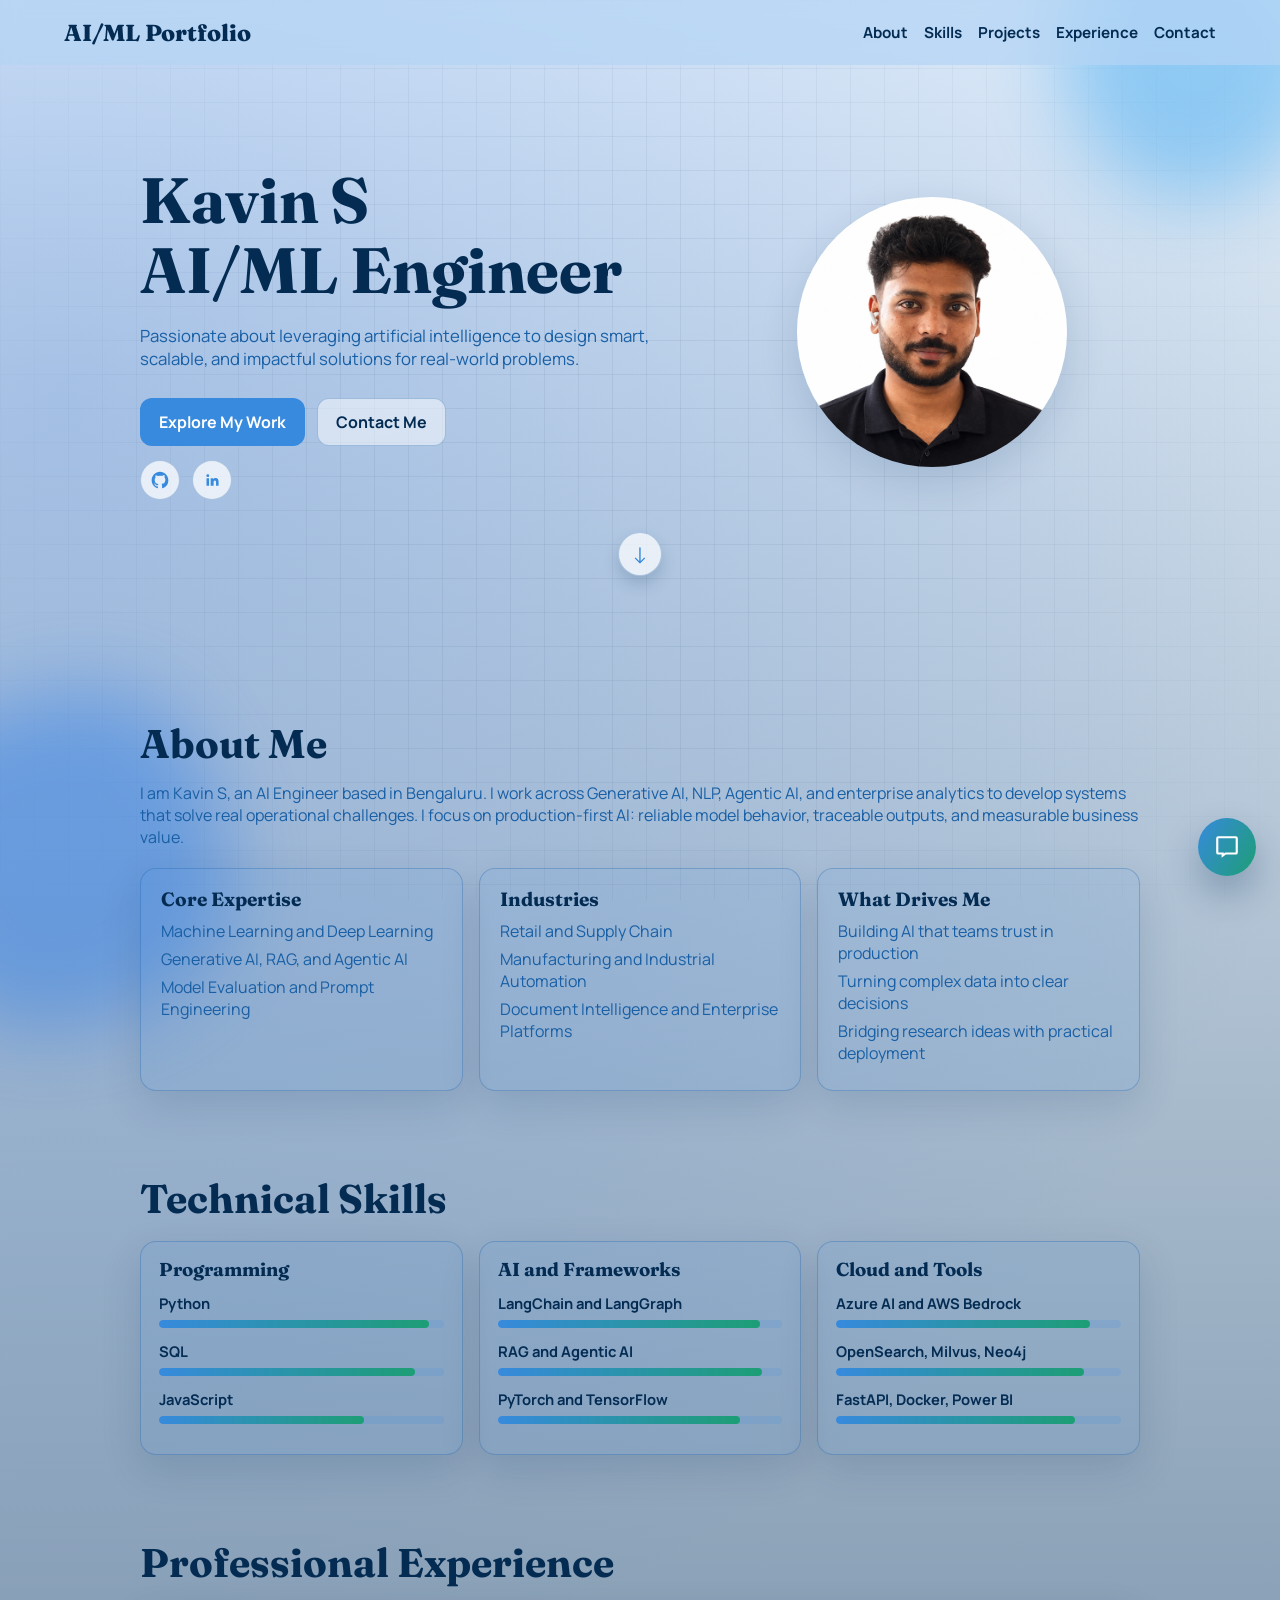
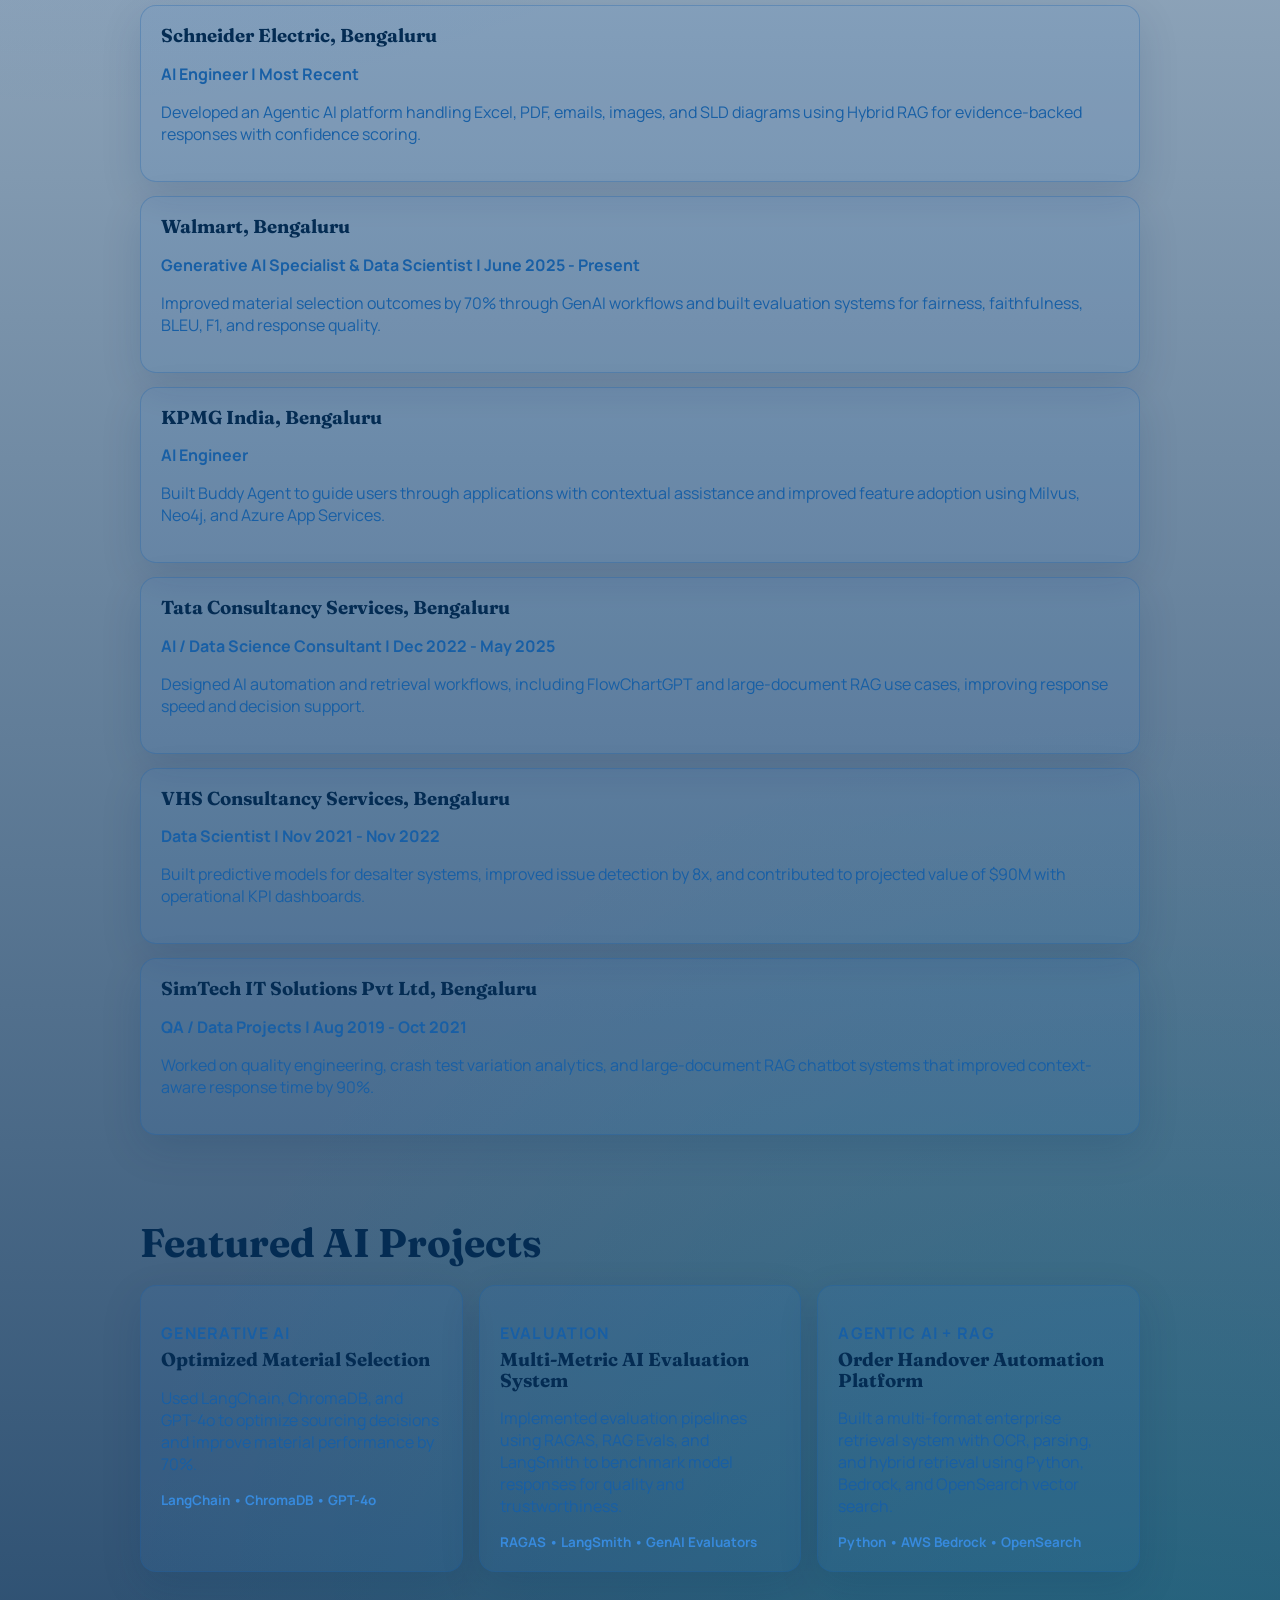
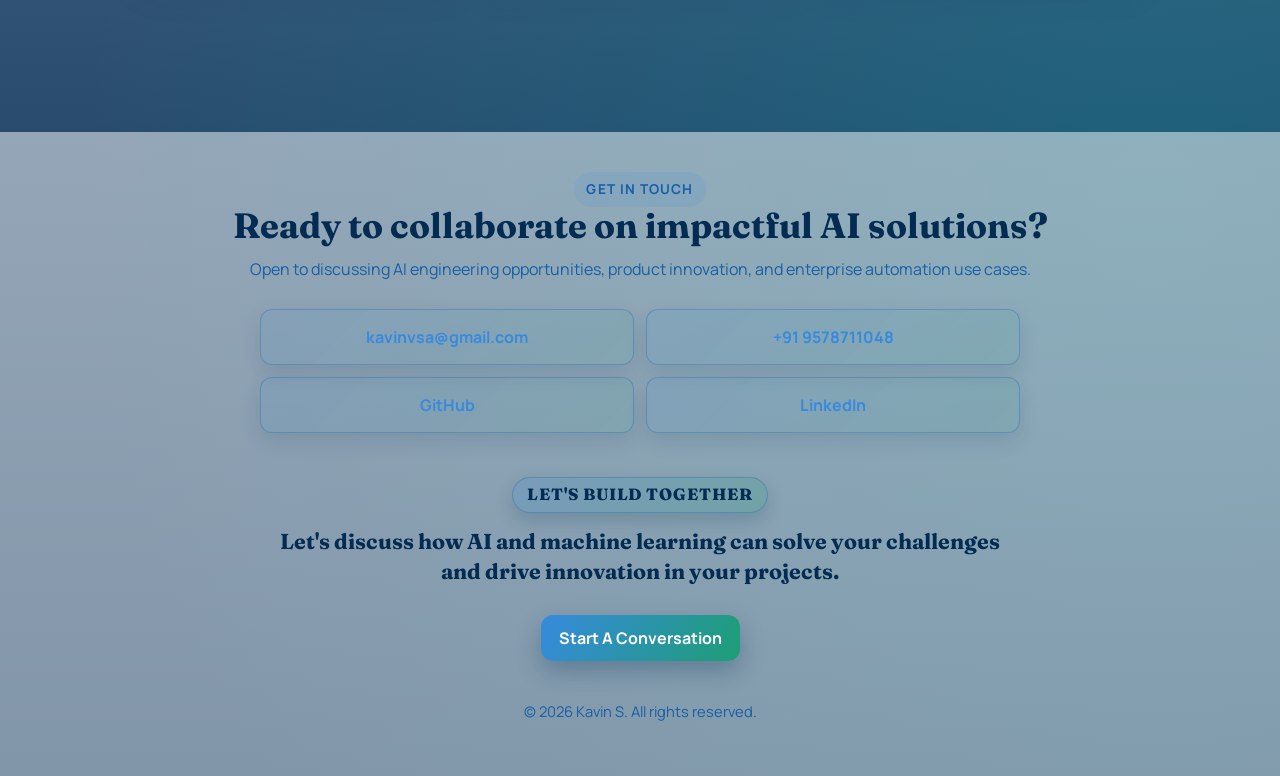
<file: frontend/index.html>
<!DOCTYPE html>
<html lang="en">
<head>
	<meta charset="UTF-8" />
	<meta name="viewport" content="width=device-width, initial-scale=1.0" />
	<title>Kavin S</title>
	<meta name="description" content="Kavin S - AI Engineer portfolio website" />
	<link rel="preconnect" href="https://fonts.googleapis.com" />
	<link rel="preconnect" href="https://fonts.gstatic.com" crossorigin />
	<link href="https://fonts.googleapis.com/css2?family=Fraunces:opsz,wght@9..144,600;9..144,800&family=Manrope:wght@400;500;700&display=swap" rel="stylesheet" />
	<link rel="stylesheet" href="style.css" />
</head>
<body>
	<div class="ai-grid-overlay"></div>
	<div class="bg-shape bg-shape-1"></div>
	<div class="bg-shape bg-shape-2"></div>

	<header class="site-header">
		<a class="logo" href="#top">AI/ML Portfolio</a>
		<nav>
			<a href="#about">About</a>
			<a href="#skills">Skills</a>
			<a href="#projects">Projects</a>
			<a href="#experience">Experience</a>
			<a href="#contact">Contact</a>
		</nav>
	</header>

	<main id="top">
		<section class="hero reveal">
			<div class="hero-content">
				<h1>Kavin S</h1>
				<h1>AI/ML Engineer</h1>
				<p class="hero-copy">Passionate about leveraging artificial intelligence to design smart, scalable, and impactful solutions for real-world problems.</p>
				<div class="hero-actions">
					<a class="btn btn-primary" href="#about">Explore My Work</a>
					<a class="btn btn-ghost" href="#contact">Contact Me</a>
				</div>
				<div class="hero-links">
					<a class="social-icon" href="https://github.com/" target="_blank" rel="noreferrer" aria-label="GitHub" title="GitHub">
						<svg viewBox="0 0 24 24" aria-hidden="true" focusable="false">
							<path d="M12 2C6.48 2 2 6.58 2 12.23c0 4.52 2.87 8.35 6.84 9.7.5.1.68-.22.68-.49 0-.24-.01-1.03-.01-1.87-2.78.62-3.37-1.21-3.37-1.21-.46-1.19-1.11-1.5-1.11-1.5-.91-.64.07-.63.07-.63 1 .08 1.53 1.05 1.53 1.05.9 1.57 2.36 1.11 2.94.85.09-.67.35-1.11.63-1.36-2.22-.26-4.56-1.14-4.56-5.08 0-1.12.39-2.03 1.03-2.75-.1-.26-.45-1.31.1-2.73 0 0 .84-.28 2.75 1.05A9.3 9.3 0 0 1 12 6.8c.85 0 1.71.12 2.51.36 1.91-1.33 2.75-1.05 2.75-1.05.55 1.42.2 2.47.1 2.73.64.72 1.03 1.63 1.03 2.75 0 3.95-2.34 4.81-4.57 5.07.36.32.68.95.68 1.92 0 1.39-.01 2.51-.01 2.85 0 .27.18.59.69.49A10.2 10.2 0 0 0 22 12.23C22 6.58 17.52 2 12 2Z" />
						</svg>
					</a>
					<a class="social-icon" href="https://www.linkedin.com/in/kavin-ks" target="_blank" rel="noreferrer" aria-label="LinkedIn" title="LinkedIn">
						<svg viewBox="0 0 24 24" aria-hidden="true" focusable="false">
							<path d="M6.94 8.5a1.72 1.72 0 1 1 0-3.44 1.72 1.72 0 0 1 0 3.44ZM5.4 9.8h3.08V19H5.4V9.8Zm5 0h2.95v1.25h.04c.41-.77 1.4-1.58 2.88-1.58 3.08 0 3.65 2.1 3.65 4.82V19h-3.08v-4.17c0-.99-.02-2.28-1.34-2.28-1.35 0-1.56 1.1-1.56 2.21V19H10.4V9.8Z" />
						</svg>
					</a>
				</div>
			</div>
	        <figure class="profile-card hero-image" aria-label="Profile photo">
                <img src="assets/Kavin.png" alt="Kavin S" />
			</figure>
			<a class="hero-down-arrow" href="#about" aria-label="Scroll to About section" title="Scroll down">
				&#8595;
			</a>
		</section>

		
        
		</section>

		<section id="about" class="section reveal">
			<h2>About Me</h2>
			<p>I am Kavin S, an AI Engineer based in Bengaluru. I work across Generative AI, NLP, Agentic AI, and enterprise analytics to develop systems that solve real operational challenges. I focus on production-first AI: reliable model behavior, traceable outputs, and measurable business value.</p>
			<div class="about-grid">
				<article>
					<h3>Core Expertise</h3>
					<p>Machine Learning and Deep Learning</p>
					<p>Generative AI, RAG, and Agentic AI</p>
					<p>Model Evaluation and Prompt Engineering</p>
				</article>
				<article>
					<h3>Industries</h3>
					<p>Retail and Supply Chain</p>
					<p>Manufacturing and Industrial Automation</p>
					<p>Document Intelligence and Enterprise Platforms</p>
				</article>
				<article>
					<h3>What Drives Me</h3>
					<p>Building AI that teams trust in production</p>
					<p>Turning complex data into clear decisions</p>
					<p>Bridging research ideas with practical deployment</p>
				</article>
			</div>
		</section>

		<section id="skills" class="section reveal">
			<h2>Technical Skills</h2>
			<div class="skill-groups">
				<article class="skill-group">
					<h3>Programming</h3>
					<div class="skill-item"><span>Python</span><div class="bar"><i style="width:95%"></i></div></div>
					<div class="skill-item"><span>SQL</span><div class="bar"><i style="width:90%"></i></div></div>
					<div class="skill-item"><span>JavaScript</span><div class="bar"><i style="width:72%"></i></div></div>
				</article>
				<article class="skill-group">
					<h3>AI and Frameworks</h3>
					<div class="skill-item"><span>LangChain and LangGraph</span><div class="bar"><i style="width:92%"></i></div></div>
					<div class="skill-item"><span>RAG and Agentic AI</span><div class="bar"><i style="width:93%"></i></div></div>
					<div class="skill-item"><span>PyTorch and TensorFlow</span><div class="bar"><i style="width:85%"></i></div></div>
				</article>
				<article class="skill-group">
					<h3>Cloud and Tools</h3>
					<div class="skill-item"><span>Azure AI and AWS Bedrock</span><div class="bar"><i style="width:89%"></i></div></div>
					<div class="skill-item"><span>OpenSearch, Milvus, Neo4j</span><div class="bar"><i style="width:87%"></i></div></div>
					<div class="skill-item"><span>FastAPI, Docker, Power BI</span><div class="bar"><i style="width:84%"></i></div></div>
				</article>
			</div>
		</section>

		<section id="experience" class="section reveal">
			<h2>Professional Experience</h2>
			<div class="timeline">
				<article class="timeline-item">
					<h3>Schneider Electric, Bengaluru</h3>
					<p class="timeline-meta">AI Engineer | Most Recent</p>
					<p>Developed an Agentic AI platform handling Excel, PDF, emails, images, and SLD diagrams using Hybrid RAG for evidence-backed responses with confidence scoring.</p>
				</article>
				<article class="timeline-item">
					<h3>Walmart, Bengaluru</h3>
					<p class="timeline-meta">Generative AI Specialist &amp; Data Scientist | June 2025 - Present</p>
					<p>Improved material selection outcomes by 70% through GenAI workflows and built evaluation systems for fairness, faithfulness, BLEU, F1, and response quality.</p>
				</article>
				<article class="timeline-item">
					<h3>KPMG India, Bengaluru</h3>
					<p class="timeline-meta">AI Engineer</p>
					<p>Built Buddy Agent to guide users through applications with contextual assistance and improved feature adoption using Milvus, Neo4j, and Azure App Services.</p>
				</article>
				<article class="timeline-item">
					<h3>Tata Consultancy Services, Bengaluru</h3>
					<p class="timeline-meta">AI / Data Science Consultant | Dec 2022 - May 2025</p>
					<p>Designed AI automation and retrieval workflows, including FlowChartGPT and large-document RAG use cases, improving response speed and decision support.</p>
				</article>
				<article class="timeline-item">
					<h3>VHS Consultancy Services, Bengaluru</h3>
					<p class="timeline-meta">Data Scientist | Nov 2021 - Nov 2022</p>
					<p>Built predictive models for desalter systems, improved issue detection by 8x, and contributed to projected value of $90M with operational KPI dashboards.</p>
				</article>
				<article class="timeline-item">
					<h3>SimTech IT Solutions Pvt Ltd, Bengaluru</h3>
					<p class="timeline-meta">QA / Data Projects | Aug 2019 - Oct 2021</p>
					<p>Worked on quality engineering, crash test variation analytics, and large-document RAG chatbot systems that improved context-aware response time by 90%.</p>
				</article>
			</div>
		</section>

		<section id="projects" class="section reveal">
			<h2>Featured AI Projects</h2>
			<div class="project-grid">
				<article class="project-card">
					<p class="project-tag">Generative AI</p>
					<h3>Optimized Material Selection</h3>
					<p>Used LangChain, ChromaDB, and GPT-4o to optimize sourcing decisions and improve material performance by 70%.</p>
					<div class="project-tech">LangChain • ChromaDB • GPT-4o</div>
				</article>
				<article class="project-card">
					<p class="project-tag">Evaluation</p>
					<h3>Multi-Metric AI Evaluation System</h3>
					<p>Implemented evaluation pipelines using RAGAS, RAG Evals, and LangSmith to benchmark model responses for quality and trustworthiness.</p>
					<div class="project-tech">RAGAS • LangSmith • GenAI Evaluators</div>
				</article>
				<article class="project-card">
					<p class="project-tag">Agentic AI + RAG</p>
					<h3>Order Handover Automation Platform</h3>
					<p>Built a multi-format enterprise retrieval system with OCR, parsing, and hybrid retrieval using Python, Bedrock, and OpenSearch vector search.</p>
					<div class="project-tech">Python • AWS Bedrock • OpenSearch</div>
				</article>
			</div>
		</section>
	</main>

	<footer id="contact" class="site-footer">
		<div class="footer-intro">
			<p class="footer-kicker">Get In Touch</p>
			<h2>Ready to collaborate on impactful AI solutions?</h2>
			<p>Open to discussing AI engineering opportunities, product innovation, and enterprise automation use cases.</p>
		</div>

		<div class="footer-links">
			<a class="contact-box" href="mailto:kavinvsa@gmail.com">kavinvsa@gmail.com</a>
			<a class="contact-box" href="tel:+919578711048">+91 9578711048</a>
			<a class="contact-box" href="https://github.com/" target="_blank" rel="noreferrer">GitHub</a>
			<a class="contact-box" href="https://www.linkedin.com/in/kavin-ks" target="_blank" rel="noreferrer">LinkedIn</a>
		</div>

		<div class="footer-cta">
			<h3>Let's Build Together</h3>
			<h2>Let's discuss how AI and machine learning can solve your challenges and drive innovation in your projects.</h2>
			<a class="btn btn-primary" href="mailto:kavinvsa@gmail.com">Start A Conversation</a>
		</div>

		<p class="footer-copy">&copy; <span id="year"></span> Kavin S. All rights reserved.</p>
	</footer>

	<div class="chatbot-floater" aria-label="Buddy Agent">
		<button class="chatbot-launcher" id="chatbotToggle" type="button" aria-expanded="false" aria-controls="chatbotPanel" aria-label="Open resume chatbot">
			<svg viewBox="0 0 24 24" aria-hidden="true" focusable="false">
				<path d="M20 2H4a2 2 0 0 0-2 2v13a2 2 0 0 0 2 2h3v3l4-3h9a2 2 0 0 0 2-2V4a2 2 0 0 0-2-2Zm0 15H10.5L9 18v-1H4V4h16v13Z"/>
			</svg>
		</button>
		<div class="chatbot-panel" id="chatbotPanel" hidden>
			<div class="chatbot-card">
				<div class="chatbot-topbar">
					<div>
						<h2>Buddy Agent</h2>
						<p>Ask anything about Kavin.</p>
					</div>
					<button class="chatbot-toggle" id="chatbotClose" type="button" aria-label="Close resume chatbot">×</button>
				</div>
				<div class="chatbot-body">
					<div class="chatbot-messages" id="chatbotMessages" aria-live="polite">
						<div class="chatbot-message bot">Hi, I am your buddy agent How Can i help You today ?</div>
					</div>
					<form class="chatbot-form" id="chatbotForm">
						<input id="chatbotInput" type="text" placeholder="Ask your question..." autocomplete="off" />
						<button class="btn btn-primary" type="submit">Send</button>
					</form>
				</div>
			</div>
		</div>
	</div>

	<script src="script.js"></script>
</body>
</html>
</file>
<file: frontend/style.css>
:root {
  --bg:       #E6F1FB;                        /* Blue 50  — page background */
  --bg-mid:   #B5D4F4;                        /* Blue 100 — nav, badges, panel fills (NEW) */
  --bg-alt:   #042C53;                        /* Blue 900 — dark sections */
  --text:     #042C53;                        /* Blue 900 — primary text */
  --muted:    #185FA5;                        /* Blue 600 — secondary text (was #7da2c8, too low contrast) */
  --accent:   #378ADD;                        /* Blue 400 — buttons, links, interactive */
  --accent-2: #1D9E75;                        /* Teal 400 — secondary accent */
  --card:     rgba(55, 138, 221, 0.09);       /* blue-tinted card bg (was dark rgba(24,33,44,0.08)) */
  --border:   rgba(24, 95, 165, 0.30);        /* visible border (was too faint 0.18 alpha) */
  --shadow:   0 14px 40px rgba(4, 44, 83, 0.14); /* blue-tinted shadow (was warm grey tint) */
}

* {
  box-sizing: border-box;
}

html {
  scroll-behavior: smooth;
}

body {
  margin: 0;
  min-height: 100vh;
  font-family: "Manrope", sans-serif;
  color: var(--text);
  background:
    radial-gradient(circle at 5% 10%, rgba(11, 87, 208, 0.22), transparent 35%),
    radial-gradient(circle at 90% 85%, rgba(0, 163, 163, 0.24), transparent 30%),
    linear-gradient(180deg, var(--bg) 0%, var(--bg-alt) 100%);
  overflow-x: hidden;
}

.ai-grid-overlay {
  position: fixed;
  inset: 0;
  z-index: -2;
  pointer-events: none;
  background-image:
    linear-gradient(rgba(13, 37, 84, 0.06) 1px, transparent 1px),
    linear-gradient(90deg, rgba(13, 37, 84, 0.06) 1px, transparent 1px);
  background-size: 34px 34px;
  mask-image: radial-gradient(circle at center, #000 38%, transparent 100%);
}

.bg-shape {
  position: fixed;
  z-index: -1;
  filter: blur(40px);
  opacity: 0.4;
}

.bg-shape-1 {
  width: 280px;
  height: 280px;
  border-radius: 39% 61% 52% 48% / 42% 35% 65% 58%;
  background: #1d9bf0;
  top: -80px;
  right: -60px;
}

.bg-shape-2 {
  width: 340px;
  height: 340px;
  border-radius: 63% 37% 58% 42% / 38% 61% 39% 62%;
  background: #1a73e8;
  left: -110px;
  bottom: -130px;
}

.site-header {
  position: sticky;
  top: 0;
  display: flex;
  justify-content: space-between;
  align-items: center;
  padding: 18px clamp(20px, 5vw, 64px);
  backdrop-filter: blur(10px);
  background: rgba(181, 212, 244, 0.72);      /* was rgba(244,248,255,0.76) — now uses --bg-mid tint */
  border-bottom: 0;
  z-index: 10;
}

.logo {
  font-family: "Fraunces", serif;
  font-size: 1.45rem;
  font-weight: 800;
  color: var(--text);
  text-decoration: none;
}

nav {
  display: flex;
  gap: 16px;
}

nav a {
  text-decoration: none;
  color: var(--text);
  font-weight: 700;
  font-size: 0.95rem;
}

.hero-links {
  margin-top: 14px;
  display: flex;
  gap: 12px;
}

.hero-links a {
  text-decoration: none;
  color: var(--accent);                       /* was hardcoded #0b57d0 */
}

.hero-links .social-icon {
  width: 40px;
  height: 40px;
  border-radius: 50%;
  display: inline-flex;
  align-items: center;
  justify-content: center;
  border: 1px solid var(--border);           /* was hardcoded rgba(11,87,208,0.3) */
  background: rgba(255, 255, 255, 0.74);
  transition: transform 0.2s ease, box-shadow 0.2s ease, background-color 0.2s ease;
}

.hero-links .social-icon svg {
  width: 20px;
  height: 20px;
  fill: currentColor;
}

.hero-links .social-icon:hover {
  transform: translateY(-2px);
  background: rgba(55, 138, 221, 0.10);      /* was hardcoded rgba(11,87,208,0.08) */
  box-shadow: 0 8px 16px rgba(4, 44, 83, 0.18); /* blue-tinted */
}

main {
  width: min(1000px, 92vw);
  margin: 0 auto;
  padding: 40px 0 80px;
}

.hero {
  display: grid;
  grid-template-columns: 1.1fr 0.9fr;
  gap: 24px;
  align-items: center;
  padding: clamp(20px, 5vw, 60px) 0;
}

.hero-content {
  grid-column: 1;
}

.hero-visual-stack {
  display: grid;
  gap: 14px;
  justify-items: center;
}

.profile-card {
  margin: 0;
  background: transparent;
  border: 0;
  box-shadow: none;
  text-align: center;
}

.profile-card img {
  display: block;
  width: 240px;
  height: 240px;
  border-radius: 50%;
  border: 0;
  object-fit: cover;
  object-position: center;
  background: transparent;
  box-shadow: var(--shadow);
}

.profile-card figcaption {
  padding: 10px 0 0;
  font-size: 0.9rem;
  font-weight: 700;
  color: var(--accent);                       /* was hardcoded #0b57d0 */
}

.hero-image {
  justify-self: center;
  margin-left: 24px;
}

.hero-image img {
  width: 270px;
  height: 270px;
}

.kicker {
  display: inline-block;
  padding: 8px 12px;
  border-radius: 999px;
  background: rgba(55, 138, 221, 0.12);      /* was hardcoded rgba(11,87,208,0.12) */
  color: var(--muted);                        /* was hardcoded #0b57d0 — now uses token */
  font-weight: 700;
  margin: 0 0 18px;
}

h1, h2, h3 {
  font-family: "Fraunces", serif;
  line-height: 1.1;
  margin: 0;
}

h1 {
  font-size: clamp(2rem, 6vw, 4rem);
  max-width: 15ch;
}

.hero-copy {
  color: var(--muted);
  margin: 18px 0 28px;
  max-width: 58ch;
  font-size: 1.05rem;
}

.hero-actions {
  display: flex;
  gap: 12px;
  flex-wrap: wrap;
}

.hero-down-arrow {
  grid-column: 1 / -1;
  justify-self: center;
  margin-top: 8px;
  width: 44px;
  height: 44px;
  border-radius: 50%;
  display: inline-flex;
  align-items: center;
  justify-content: center;
  text-decoration: none;
  font-size: 1.4rem;
  color: var(--accent);                       /* was hardcoded #0b57d0 */
  border: 1px solid var(--border);           /* was hardcoded rgba(11,87,208,0.35) */
  background: rgba(255, 255, 255, 0.72);
  box-shadow: 0 8px 16px rgba(4, 44, 83, 0.18);
  animation: arrowBounce 1.8s ease-in-out infinite;
}

.hero-down-arrow:hover {
  background: rgba(55, 138, 221, 0.10);      /* was hardcoded rgba(11,87,208,0.1) */
}

.ai-graphic {
  position: relative;
  min-height: 340px;
  border-radius: 24px;
  border: 1px solid var(--border);           /* was hardcoded rgba(11,87,208,0.2) */
  background:
    radial-gradient(circle at 15% 20%, rgba(0, 163, 163, 0.22), transparent 36%),
    radial-gradient(circle at 90% 75%, rgba(55, 138, 221, 0.22), transparent 40%),
    rgba(255, 255, 255, 0.62);
  box-shadow: var(--shadow);
  overflow: hidden;
}

.slider-center-name {
  position: absolute;
  top: 50%;
  left: 50%;
  transform: translate(-50%, -50%);
  display: flex;
  align-items: center;
  justify-content: center;
  min-width: 220px;
  min-height: 220px;
  margin: 0;
  border-radius: 50%;
  padding: 24px;
  border: 4px solid rgba(255, 255, 255, 0.82);
  background: #dbe8ff;
  box-shadow: 0 12px 30px rgba(4, 44, 83, 0.30);
  z-index: 8;
  color: var(--accent);                       /* was hardcoded #0b57d0 */
  font-family: "Fraunces", serif;
  font-size: 2rem;
  font-weight: 800;
  letter-spacing: 0.04em;
  text-align: center;
}

.ai-chip {
  position: absolute;
  top: 50%;
  left: 50%;
  transform: translate(-50%, -50%);
  padding: 14px 20px;
  border-radius: 12px;
  background: linear-gradient(120deg, var(--accent), var(--accent-2)); /* was hardcoded hex pair */
  color: #fff;
  font-weight: 800;
  letter-spacing: 0.08em;
  font-size: 0.9rem;
  box-shadow: 0 12px 30px rgba(4, 44, 83, 0.35);
}

.ai-node {
  position: absolute;
  z-index: 4;
  width: 14px;
  height: 14px;
  border-radius: 50%;
  background: var(--accent);                 /* was hardcoded #0b57d0 */
  box-shadow: 0 0 0 6px rgba(55, 138, 221, 0.14);
}

.n1 { top: 18%; left: 18%; }
.n2 { top: 20%; right: 20%; }
.n3 { bottom: 24%; left: 22%; }
.n4 { bottom: 18%; right: 22%; }
.n5 { top: 50%; right: 12%; }

.ai-line {
  display: none;
}

.l1 {
  width: 150px;
  top: 26%;
  left: 23%;
  transform: rotate(30deg);
}

.l2 {
  width: 150px;
  top: 28%;
  right: 26%;
  transform: rotate(148deg);
}

.l3 {
  width: 130px;
  bottom: 29%;
  left: 28%;
  transform: rotate(-26deg);
}

.l4 {
  width: 124px;
  bottom: 30%;
  right: 26%;
  transform: rotate(205deg);
}

.ai-pulse {
  position: absolute;
  inset: 0;
  z-index: 1;
  background: radial-gradient(circle at center, rgba(55, 138, 221, 0.18), transparent 45%);
  animation: pulseGlow 3.2s ease-in-out infinite;
}

.hero-metric-row {
  grid-column: 1 / -1;
  display: grid;
  gap: 12px;
  grid-template-columns: repeat(3, minmax(0, 1fr));
  margin-top: 12px;
}

.hero-metric {
  border-radius: 14px;
  border: 1px solid var(--border);           /* was hardcoded rgba(11,87,208,0.18) */
  background: rgba(255, 255, 255, 0.65);
  padding: 14px;
}

.hero-metric h3 {
  font-size: 1.03rem;
  margin-bottom: 6px;
}

.hero-metric p {
  margin: 0;
  font-size: 0.92rem;
}

.btn {
  text-decoration: none;
  border-radius: 12px;
  padding: 12px 18px;
  font-weight: 700;
  border: 1px solid transparent;
  transition: transform 0.2s ease, box-shadow 0.2s ease;
}

.btn:hover {
  transform: translateY(-2px);
  box-shadow: var(--shadow);
}

.btn-primary {
  background: var(--accent);
  color: #fff;
}

.btn-ghost {
  color: var(--text);
  border-color: var(--border);
  background: rgba(255, 255, 255, 0.5);
}

.section {
  margin-top: clamp(48px, 8vw, 86px);
  scroll-margin-top: 110px;
}

.section h2 {
  font-size: clamp(1.7rem, 4vw, 2.5rem);
  margin-bottom: 14px;
}

.section p {
  color: var(--muted);
  font-size: 1rem;
}

.work-slider-head {
  margin-bottom: 14px;
}

.work-slider {
  display: grid;
  grid-template-columns: auto 1fr auto;
  align-items: center;
  gap: 12px;
}

.slider-viewport {
  overflow: hidden;
  border-radius: 18px;
}

.slider-track {
  display: flex;
  transition: transform 420ms ease;
}

.slide-card {
  min-width: 100%;
  padding: 22px;
  border: 1px solid var(--border);
  border-radius: 18px;
  background: var(--card);
  box-shadow: var(--shadow);
}

.slide-card h3 {
  margin: 8px 0 10px;
}

.slide-card p {
  margin: 0;
}

.slider-btn {
  width: 42px;
  height: 42px;
  border-radius: 50%;
  border: 1px solid var(--border);           /* was hardcoded rgba(11,87,208,0.35) */
  background: rgba(255, 255, 255, 0.78);
  color: var(--accent);                       /* was hardcoded #0b57d0 */
  font-size: 1.2rem;
  line-height: 1;
  cursor: pointer;
  transition: transform 0.2s ease, box-shadow 0.2s ease;
}

.slider-btn:hover {
  transform: translateY(-2px);
  box-shadow: 0 8px 16px rgba(4, 44, 83, 0.18);
}

.about-grid,
.project-grid {
  display: grid;
  grid-template-columns: repeat(3, minmax(0, 1fr));
  gap: 16px;
  margin-top: 20px;
}

.about-grid article {
  padding: 20px;
  border: 1px solid var(--border);
  border-radius: 16px;
  background: var(--card);
  box-shadow: var(--shadow);
}

.about-grid h3 {
  margin-bottom: 10px;
  font-size: 1.2rem;
}

.about-grid article p {
  margin: 6px 0;
}

.skill-groups {
  display: grid;
  grid-template-columns: repeat(3, minmax(0, 1fr));
  gap: 16px;
  margin-top: 20px;
}

.skill-group {
  border: 1px solid var(--border);
  border-radius: 16px;
  background: var(--card);
  box-shadow: var(--shadow);
  padding: 18px;
}

.skill-group h3 {
  margin-bottom: 12px;
}

.skill-item {
  margin-bottom: 12px;
}

.skill-item span {
  font-size: 0.92rem;
  font-weight: 700;
}

.bar {
  margin-top: 6px;
  height: 8px;
  border-radius: 999px;
  background: rgba(55, 138, 221, 0.16);      /* was hardcoded rgba(11,87,208,0.15) */
  overflow: hidden;
}

.bar i {
  display: block;
  height: 100%;
  border-radius: inherit;
  background: linear-gradient(90deg, var(--accent), var(--accent-2)); /* was hardcoded hex pair */
}

.timeline {
  display: grid;
  gap: 14px;
  margin-top: 20px;
}

.timeline-item {
  padding: 20px;
  border: 1px solid var(--border);
  border-radius: 16px;
  background: var(--card);
  box-shadow: var(--shadow);
}

.timeline-item h3 {
  margin-bottom: 8px;
}

.timeline-meta {
  font-size: 0.9rem;
  font-weight: 700;
  color: var(--accent);                       /* was hardcoded #0b57d0 */
  margin-bottom: 8px;
}

.project-card {
  padding: 20px;
  border: 1px solid var(--border);
  border-radius: 16px;
  background: var(--card);
  box-shadow: var(--shadow);
}

.project-tag {
  font-size: 0.8rem;
  letter-spacing: 0.08em;
  text-transform: uppercase;
  color: var(--accent);                       /* was hardcoded #0b57d0 */
  font-weight: 700;
  margin-bottom: 6px;
}

.skills-list {
  display: flex;
  flex-wrap: wrap;
  gap: 10px;
  margin-top: 20px;
}

.skills-list span {
  background: rgba(55, 138, 221, 0.10);      /* was hardcoded rgba(11,87,208,0.1) */
  color: var(--text);                         /* was hardcoded #0c3f99 — unify under --text */
  border: 1px solid var(--border);           /* was hardcoded rgba(11,87,208,0.2) */
  border-radius: 999px;
  padding: 8px 14px;
  font-weight: 700;
  font-size: 0.92rem;
}

.project-card h3 {
  margin-bottom: 8px;
}

.project-tech {
  margin-top: 10px;
  font-size: 0.84rem;
  color: var(--accent);                       /* was hardcoded #0b57d0 */
  font-weight: 700;
}

.chatbot-card {
  border: 1px solid var(--border);
  border-radius: 20px;
  background: rgba(255, 255, 255, 0.9);
  box-shadow: 0 18px 42px rgba(4, 44, 83, 0.20);
}

.chatbot-floater {
  position: fixed;
  right: 24px;
  bottom: 24px;
  z-index: 30;
  display: flex;
  flex-direction: column;
  align-items: flex-end;
  gap: 12px;
}

.chatbot-launcher {
  width: 58px;
  height: 58px;
  border-radius: 50%;
  border: 0;
  background: linear-gradient(120deg, var(--accent), var(--accent-2)); /* was hardcoded hex pair */
  box-shadow: 0 18px 36px rgba(4, 44, 83, 0.28);
  color: #fff;
  display: inline-flex;
  align-items: center;
  justify-content: center;
  cursor: pointer;
}

.chatbot-launcher svg {
  width: 26px;
  height: 26px;
  fill: currentColor;
}

.chatbot-panel {
  width: min(380px, calc(100vw - 24px));
}

.chatbot-topbar {
  display: flex;
  justify-content: space-between;
  align-items: flex-start;
  gap: 12px;
  padding: 14px 16px;
  border-bottom: 1px solid rgba(17, 24, 39, 0.08);
  background: linear-gradient(120deg, rgba(55, 138, 221, 0.08), rgba(29, 158, 117, 0.08)); /* was hardcoded hex pair */
}

.chatbot-topbar h2 {
  font-size: 1.2rem;
  margin-bottom: 4px;
}

.chatbot-topbar p {
  margin: 0;
  font-size: 0.88rem;
}

.chatbot-toggle {
  width: 36px;
  height: 36px;
  border-radius: 50%;
  border: 1px solid var(--border);           /* was hardcoded rgba(11,87,208,0.25) */
  background: #fff;
  color: var(--accent);                       /* was hardcoded #0b57d0 */
  font-size: 1.4rem;
  line-height: 1;
  cursor: pointer;
}

.chatbot-body {
  padding: 14px;
}

.chatbot-messages {
  display: flex;
  flex-direction: column;
  gap: 12px;
  height: 280px;
  overflow-y: auto;
  padding: 8px;
  border-radius: 16px;
  background: rgba(255, 255, 255, 0.55);
}

.chatbot-message {
  max-width: 85%;
  padding: 12px 14px;
  border-radius: 16px;
  line-height: 1.55;
}

.chatbot-message.bot {
  align-self: flex-start;
  background: rgba(55, 138, 221, 0.12);      /* was hardcoded rgba(11,87,208,0.12) */
  color: var(--text);
}

.chatbot-message.user {
  align-self: flex-end;
  background: linear-gradient(120deg, var(--accent), var(--accent-2)); /* was hardcoded hex pair */
  color: #fff;
}

.chatbot-form {
  margin-top: 12px;
  display: grid;
  grid-template-columns: 1fr auto;
  gap: 10px;
}

.chatbot-form input {
  width: 100%;
  border: 1px solid var(--border);
  border-radius: 12px;
  padding: 12px 14px;
  font: inherit;
  background: rgba(255, 255, 255, 0.96);
}

.chatbot-form input:focus {
  outline: 2px solid rgba(55, 138, 221, 0.22); /* was hardcoded rgba(11,87,208,0.22) */
  border-color: rgba(55, 138, 221, 0.45);      /* was hardcoded rgba(11,87,208,0.45) */
}

.chatbot-card.is-collapsed .chatbot-body {
  display: none;
}

.chatbot-card.is-collapsed .chatbot-toggle {
  transform: rotate(180deg);
}

.chatbot-panel[hidden] {
  display: none;
}

.chatbot-note {
  margin: 10px 0 0;
  font-size: 0.9rem;
}

.chatbot-note span {
  color: var(--accent);                       /* was hardcoded #0b57d0 */
  font-weight: 700;
}

.contact {
  text-align: center;
  padding: 32px;
  border: 1px solid var(--border);
  border-radius: 20px;
  background: rgba(255, 255, 255, 0.58);
}

.contact-info {
  margin: 14px 0 16px;
  font-weight: 600;
}

.site-footer {
  margin-top: 80px;
  border-top: 0;
  padding: 40px clamp(20px, 5vw, 64px);
  background: rgba(255, 255, 255, 0.5);
  text-align: center;
}

.footer-intro {
  max-width: 820px;
  margin: 0 auto;
}

.footer-kicker {
  display: inline-block;
  margin: 0 0 10px;
  padding: 6px 12px;
  border-radius: 999px;
  background: rgba(55, 138, 221, 0.12);      /* was hardcoded rgba(11,87,208,0.12) */
  color: var(--accent);                       /* was hardcoded #0b57d0 */
  font-weight: 700;
  font-size: 0.85rem;
  text-transform: uppercase;
  letter-spacing: 0.08em;
}

.footer-intro h2 {
  margin: 0 0 10px;
  font-size: clamp(1.5rem, 3vw, 2.2rem);
}

.footer-intro p {
  margin: 0;
  color: var(--muted);
  line-height: 1.7;
}

.footer-links {
  margin: 26px auto 0;
  max-width: 760px;
  display: grid;
  grid-template-columns: repeat(2, minmax(0, 1fr));
  gap: 12px;
}

.footer-links a {
  display: flex;
  justify-content: center;
  align-items: center;
  min-height: 44px;
  padding: 10px 14px;
  border-radius: 12px;
  border: 1px solid var(--border);           /* was hardcoded rgba(11,87,208,0.2) */
  background: rgba(255, 255, 255, 0.76);
  text-decoration: none;
  color: var(--accent);                       /* was hardcoded #0b57d0 */
  font-weight: 700;
}

.footer-links .contact-box {
  min-height: 56px;
  border: 1px solid var(--border);           /* was hardcoded rgba(11,87,208,0.35) */
  background: linear-gradient(135deg, rgba(55, 138, 221, 0.10), rgba(29, 158, 117, 0.08)); /* was hardcoded hex pair */
  box-shadow: 0 8px 20px rgba(4, 44, 83, 0.12);
}

.footer-cta {
  margin-top: 44px;
  margin-bottom: 26px;
}

.footer-cta h3 {
  display: inline-block;
  margin: 0 0 14px;
  padding: 8px 14px;
  border-radius: 999px;
  font-size: 1.02rem;
  font-weight: 800;
  letter-spacing: 0.06em;
  text-transform: uppercase;
  color: var(--text);                         /* was hardcoded #0a3e98 */
  background: linear-gradient(120deg, rgba(55, 138, 221, 0.20), rgba(29, 158, 117, 0.20)); /* was hardcoded hex pair */
  border: 1px solid var(--border);           /* was hardcoded rgba(11,87,208,0.34) */
  box-shadow: 0 8px 18px rgba(4, 44, 83, 0.18);
}

.footer-cta h2 {
  margin: 0 auto 16px;
  max-width: 760px;
  line-height: 1.4;
  font-size: clamp(1.05rem, 2vw, 1.35rem);
}

.footer-cta .btn-primary {
  display: inline-flex;
  align-items: center;
  justify-content: center;
  background: linear-gradient(120deg, var(--accent), var(--accent-2)); /* was hardcoded hex pair */
  border: 0;
  box-shadow: 0 10px 24px rgba(4, 44, 83, 0.28);
  margin-top: 12px;
}

.footer-cta .btn-primary:hover {
  box-shadow: 0 14px 30px rgba(4, 44, 83, 0.34);
}

.footer-copy {
  margin-top: 16px;
  padding-top: 14px;
  border-top: 0;
  color: var(--muted);
  font-size: 0.92rem;
}

.reveal {
  opacity: 0;
  transform: translateY(24px);
  transition: opacity 600ms ease, transform 600ms ease;
}

.reveal.visible {
  opacity: 1;
  transform: translateY(0);
}

@keyframes pulseGlow {
  0% {
    opacity: 0.45;
    transform: scale(0.9);
  }
  50% {
    opacity: 0.9;
    transform: scale(1.08);
  }
  100% {
    opacity: 0.45;
    transform: scale(0.9);
  }
}

@keyframes arrowBounce {
  0%,
  100% {
    transform: translateY(0);
  }
  50% {
    transform: translateY(6px);
  }
}

@media (max-width: 860px) {
  .hero {
    grid-template-columns: 1fr;
  }

  .profile-card img {
    height: 220px;
  }

  .ai-graphic {
    min-height: 270px;
  }

  .slider-center-photo {
    width: 180px;
    height: 180px;
  }

  .hero-metric-row {
    grid-template-columns: 1fr;
  }

  .about-grid,
  .skill-groups,
  .project-grid {
    grid-template-columns: 1fr;
  }

  .work-slider {
    grid-template-columns: 1fr;
  }

  .slider-btn {
    display: none;
  }

  .footer-links {
    grid-template-columns: 1fr;
  }

  .chatbot-form {
    grid-template-columns: 1fr;
  }

  .chatbot-floater {
    right: 12px;
    left: 12px;
    bottom: 12px;
    align-items: flex-end;
  }

  .chatbot-panel {
    width: 100%;
  }

  .site-header {
    flex-direction: column;
    gap: 10px;
  }

  nav {
    gap: 12px;
    flex-wrap: wrap;
    justify-content: center;
  }
}
</file>
